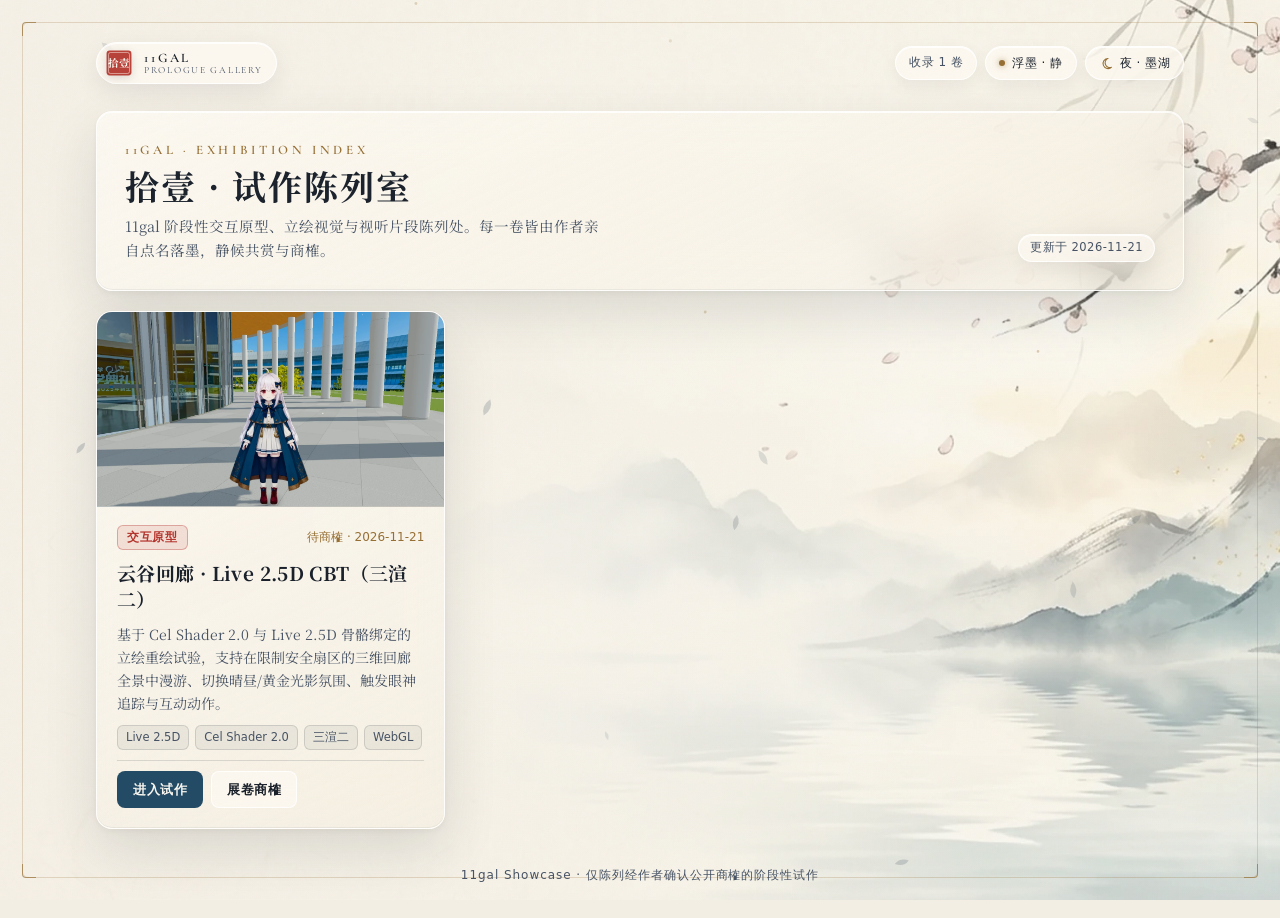
<file: index.html>
<!doctype html>
<html lang="zh-CN">
<head>
  <meta charset="utf-8">
  <meta name="viewport" content="width=device-width, initial-scale=1">
  <meta name="color-scheme" content="light dark">
  <script>
    try {
      const saved = localStorage.getItem('color-scheme');
      if (saved === 'light' || saved === 'dark') {
        document.querySelector('meta[name="color-scheme"]').content = saved;
      }
    } catch {}
  </script>
  <title>拾壹 · 试作陈列室 | 11gal Demo Gallery</title>
  <link rel="preconnect" href="https://fonts.googleapis.com">
  <link rel="preconnect" href="https://fonts.gstatic.com" crossorigin>
  <link href="https://fonts.googleapis.com/css2?family=Cormorant+Garamond:ital,wght@0,400;0,500;0,600;1,400&family=Noto+Serif+SC:wght@400;500;600;700&display=swap" rel="stylesheet">
  <link rel="stylesheet" href="./assets/style.css?v=20261120-ink">
</head>
<body>
  <!-- Atmospheric Chinese Ink-Wash Backdrop & Ambient Canvas -->
  <div class="stage-backdrop" aria-hidden="true">
    <div class="stage-backdrop-art"></div>
    <div class="stage-backdrop-veil"></div>
    <div class="stage-paper-grain"></div>
  </div>
  <canvas id="ambient-canvas" class="ambient-canvas" aria-hidden="true"></canvas>

  <!-- Galgame Viewport Hairline Frame & Corner Brackets -->
  <div class="vn-frame" aria-hidden="true">
    <span class="vn-corner vn-corner-tl"></span>
    <span class="vn-corner vn-corner-tr"></span>
    <span class="vn-corner vn-corner-bl"></span>
    <span class="vn-corner vn-corner-br"></span>
  </div>

  <div class="page-shell">
    <!-- Floating Frosted Top Chrome -->
    <header class="top-bar">
      <a class="brand-lockup" href="./" aria-label="拾壹 · 试作陈列室首页">
        <svg class="mini-seal" viewBox="0 0 36 36" aria-hidden="true">
          <rect x="2" y="2" width="32" height="32" rx="4" fill="currentColor" opacity="0.92"/>
          <rect x="4.5" y="4.5" width="27" height="27" rx="2.5" fill="none" stroke="rgba(255,248,240,0.68)" stroke-width="0.9"/>
          <text x="18" y="23.5" text-anchor="middle" fill="#FAF6EE" font-size="13.5" font-weight="700" font-family="'Noto Serif SC', 'Songti SC', serif" letter-spacing="0.5">拾壹</text>
        </svg>
        <div class="brand-text">
          <span class="brand-en">11GAL</span>
          <span class="brand-sub">PROLOGUE GALLERY</span>
        </div>
      </a>

      <div class="top-controls">
        <span class="glass-chip" id="count-chip">收录 0 卷</span>
        <button id="motion-toggle" type="button" class="glass-pill" aria-label="暂停背景浮墨动画">
          <span class="pill-dot" aria-hidden="true"></span>
          <span id="motion-toggle-label">浮墨 · 静</span>
        </button>
        <button id="theme-toggle" type="button" class="glass-pill theme-toggle">
          <span class="theme-option theme-option-to-dark">
            <svg class="pill-icon" viewBox="0 0 20 20" fill="none" aria-hidden="true">
              <path d="M12.2 3.2a6.8 6.8 0 1 0 4.6 11.8 5.8 5.8 0 0 1-4.6-11.8Z" stroke="currentColor" stroke-width="1.35" stroke-linejoin="round"/>
            </svg>
            <span>夜 · 墨湖</span>
            <span class="visually-hidden">切换到深色墨夜主题</span>
          </span>
          <span class="theme-option theme-option-to-light">
            <svg class="pill-icon" viewBox="0 0 20 20" fill="none" aria-hidden="true">
              <circle cx="10" cy="10" r="3.3" stroke="currentColor" stroke-width="1.35"/>
              <path d="M10 2.6v1.9M10 15.5v1.9M2.6 10h1.9M15.5 10h1.9M4.8 4.8l1.3 1.3M13.9 13.9l1.3 1.3M15.2 4.8l-1.3 1.3M6.1 13.9l-1.3 1.3" stroke="currentColor" stroke-width="1.3" stroke-linecap="round"/>
            </svg>
            <span>昼 · 晴岚</span>
            <span class="visually-hidden">切换到浅色晴岚主题</span>
          </span>
        </button>
      </div>
    </header>

    <main id="main-content" class="stage-main">
      <div id="load-error" class="notice-banner glass-surface" role="alert" hidden></div>

      <!-- Empty Prologue State: Galgame Title + Vertical Ink Calligraphy + Bottom Frosted Dialogue Box -->
      <section id="empty-state" class="prologue-stage" aria-labelledby="site-title">
        <div class="title-composition">
          <div class="title-block">
            <p class="hero-eyebrow">ELEVEN GALGAME · WORK-IN-PROGRESS GALLERY</p>
            <h1 id="site-title" class="hero-title">拾壹 · 试作陈列室</h1>
            <div class="brush-divider" aria-hidden="true">
              <svg viewBox="0 0 260 18" fill="none">
                <path d="M2 9.5C44 6.2 92 7.8 119 9C90 10.8 42 11.2 2 9.5Z" fill="currentColor" opacity="0.58"/>
                <path d="M141 9C172 7.2 216 6.8 258 9.2C218 11.4 174 11.2 141 9Z" fill="currentColor" opacity="0.58"/>
                <path d="M130 4.2L134.8 9L130 13.8L125.2 9L130 4.2Z" fill="var(--gold)"/>
              </svg>
            </div>
            <p id="site-subtitle" class="hero-subtitle">11gal 阶段性交互原型、立绘视觉与视听片段陈列处。每一卷皆由作者亲自点名落墨，静候共赏与商榷。</p>
          </div>

          <aside class="vertical-epigraph" aria-label="序章题签">
            <p class="epigraph-poem">西湖烟雨<span class="epigraph-dot" aria-hidden="true"></span>墨落成卷</p>
            <svg class="carved-seal" viewBox="0 0 64 64" role="img" aria-label="拾壹之印">
              <defs>
                <filter id="seal-grain">
                  <feTurbulence type="fractalNoise" baseFrequency="0.18" numOctaves="2" result="noise"/>
                  <feDisplacementMap in="SourceGraphic" in2="noise" scale="1.4" xChannelSelector="R" yChannelSelector="G"/>
                </filter>
              </defs>
              <g filter="url(#seal-grain)">
                <rect x="4" y="4" width="56" height="56" rx="6" fill="currentColor"/>
                <rect x="8.5" y="8.5" width="47" height="47" rx="3" fill="none" stroke="rgba(255,248,238,0.55)" stroke-width="1.2"/>
                <line x1="32" y1="12" x2="32" y2="52" stroke="rgba(255,248,238,0.22)" stroke-width="0.7"/>
                <line x1="12" y1="32" x2="52" y2="32" stroke="rgba(255,248,238,0.22)" stroke-width="0.7"/>
                <text x="42.5" y="26.5" text-anchor="middle" fill="#FBF6EC" font-size="14.5" font-weight="700" font-family="'Noto Serif SC', 'Songti SC', serif">拾</text>
                <text x="42.5" y="46.5" text-anchor="middle" fill="#FBF6EC" font-size="14.5" font-weight="700" font-family="'Noto Serif SC', 'Songti SC', serif">壹</text>
                <text x="21.5" y="26.5" text-anchor="middle" fill="#FBF6EC" font-size="14.5" font-weight="700" font-family="'Noto Serif SC', 'Songti SC', serif">之</text>
                <text x="21.5" y="46.5" text-anchor="middle" fill="#FBF6EC" font-size="14.5" font-weight="700" font-family="'Noto Serif SC', 'Songti SC', serif">印</text>
              </g>
            </svg>
          </aside>
        </div>

        <article class="vn-dialogue-box glass-surface" aria-label="序章陈列说明">
          <div class="vn-dialogue-header">
            <div class="vn-nameplate">
              <span class="nameplate-accent" aria-hidden="true"></span>
              <span class="nameplate-zh">陈列室 · 序章</span>
              <span class="nameplate-en">PROLOGUE</span>
            </div>
            <span class="glass-meta-chip" id="updated-chip">更新于 2026-11-20</span>
          </div>

          <div class="vn-dialogue-body">
            <p class="vn-line">
              「画卷初展，案头尚留白。交互原型、立绘视觉与视听片段，皆待作者亲点后逐一落墨于此。」<span class="vn-cursor" aria-hidden="true">◆</span>
            </p>
          </div>

          <div class="vn-dock-bar">
            <span class="dock-categories">卷目 · 交互原型 / 美术视觉 / 音频试听 / 影像片段</span>
            <span class="dock-hint">每卷均附 <code>#demo=&lt;id&gt;</code> 直达锚点</span>
          </div>
        </article>
      </section>

      <!-- Populated CG Gallery State (Shown Automatically When demos.json Has Entries) -->
      <section id="gallery-stage" class="gallery-stage" aria-labelledby="gallery-title" hidden>
        <div class="gallery-header glass-surface">
          <div class="gallery-header-main">
            <p class="hero-eyebrow">11GAL · EXHIBITION INDEX</p>
            <h1 id="gallery-title" class="gallery-title">拾壹 · 试作陈列室</h1>
            <p id="gallery-subtitle" class="gallery-subtitle">11gal 阶段性交互原型、立绘视觉与视听片段陈列处。每一卷皆由作者亲自点名落墨，静候共赏与商榷。</p>
          </div>
          <div class="gallery-header-side">
            <span class="glass-meta-chip" id="gallery-updated-chip">更新于 2026-11-20</span>
          </div>
        </div>

        <nav id="category-nav" class="filter-bar" aria-label="Demo 分类" hidden></nav>

        <div id="demo-grid" class="demo-grid" aria-label="已上架 Demo 列表"></div>
      </section>
    </main>

    <footer class="site-footer">
      <p>11gal Showcase · 仅陈列经作者确认公开商榷的阶段性试作</p>
    </footer>
  </div>

  <!-- Frosted Ink-Framed Discussion Scroll Modal -->
  <dialog id="detail-dialog" class="detail-dialog glass-surface" closedby="any" aria-labelledby="dialog-title">
    <div class="dialog-inner">
      <div class="dialog-head">
        <div>
          <span id="dialog-category" class="seal-tag">分类</span>
          <h2 id="dialog-title">试作详情</h2>
        </div>
        <button id="dialog-close" type="button" class="icon-close" aria-label="关闭讨论详情">✕</button>
      </div>

      <div id="dialog-media" class="dialog-media" hidden></div>

      <p id="dialog-summary" class="dialog-summary"></p>

      <section id="dialog-notes-wrap" class="dialog-notes" hidden>
        <h3>本次商榷要点</h3>
        <ul id="dialog-notes"></ul>
      </section>

      <div id="dialog-tags" class="tag-row"></div>

      <div class="dialog-actions">
        <a id="dialog-open-link" class="btn-ink" href="#" target="_blank" rel="noopener noreferrer" hidden>进入试作页</a>
        <button id="dialog-copy-link" type="button" class="btn-glass">复制讨论直达链接</button>
        <span id="copy-feedback" class="copy-feedback" role="status" aria-live="polite"></span>
        <form method="dialog" class="dialog-dismiss-form">
          <button type="submit" class="btn-ghost">收卷关闭</button>
        </form>
      </div>
    </div>
  </dialog>

  <script type="module" src="./assets/app.js?v=20261120-ink"></script>
</body>
</html>
</file>
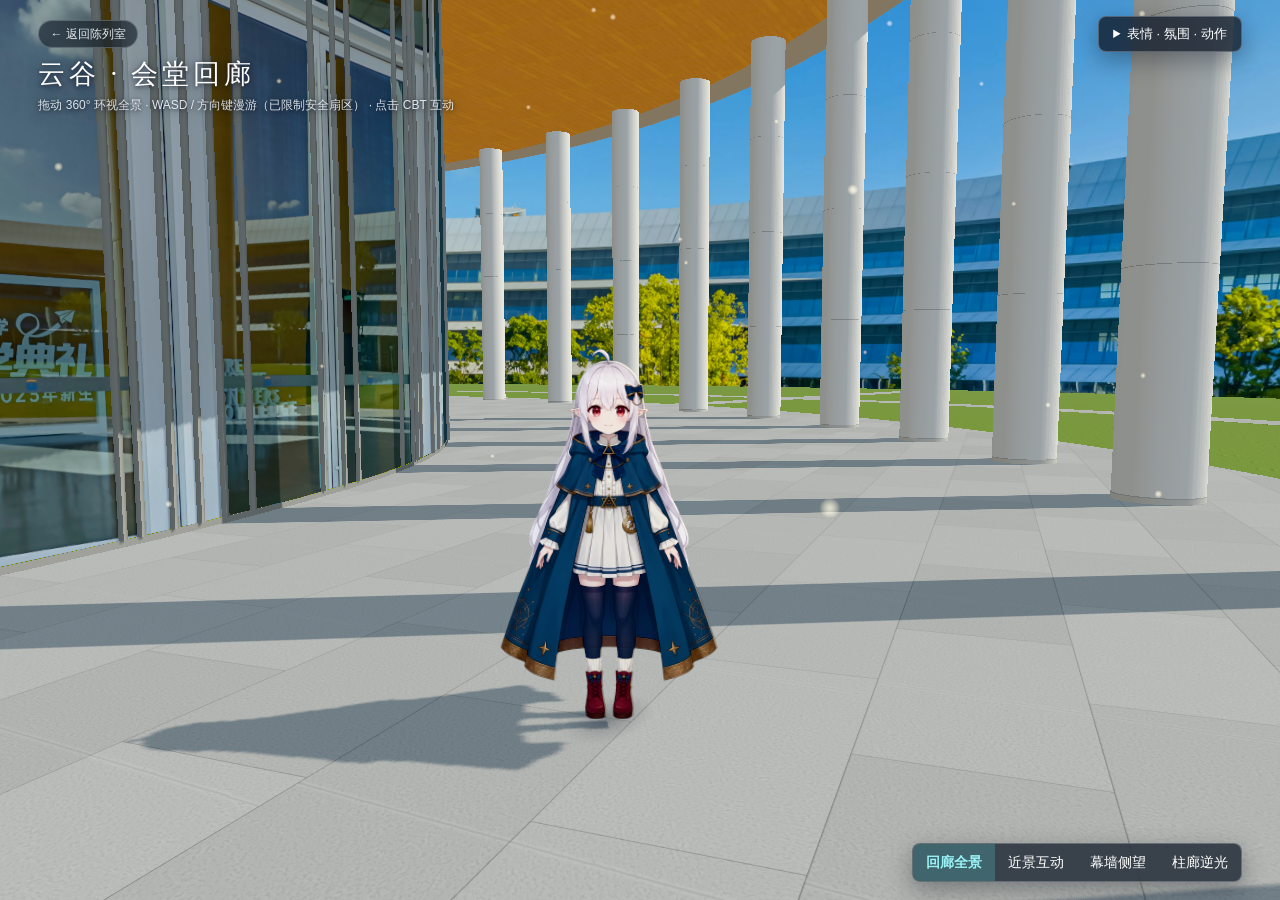
<file: demos/cbt-25d/index.html>
<!doctype html>
<html lang="zh-CN">
<head>
<meta charset="utf-8">
<meta name="viewport" content="width=device-width,initial-scale=1,viewport-fit=cover">
<meta name="color-scheme" content="dark">
<title>云谷 · 会堂回廊</title>
<style>
  * { box-sizing: border-box; }
  html, body {
    margin: 0; height: 100%; overflow: hidden;
    background: #233345; color: #fff;
    font: 14px/1.5 "PingFang SC", "Microsoft YaHei", sans-serif;
  }
  canvas { width: 100%; height: 100%; display: block; touch-action: none; cursor: grab; }
  canvas:active { cursor: grabbing; }

  header, nav, #pad, #status { position: fixed; z-index: 2; }
  header {
    top: max(20px, env(safe-area-inset-top));
    left: clamp(16px, 3vw, 48px);
    pointer-events: none;
    color: #fff;
    text-shadow: 0 1px 4px rgba(18, 24, 38, 0.72), 0 2px 14px rgba(14, 22, 36, 0.55);
  }
  h1 {
    margin: 0;
    font: 500 clamp(19px, 2.1vw, 30px)/1.35 "Songti SC", "SimSun", serif;
    letter-spacing: 0.14em;
  }
  header p { margin: 4px 0 0; font-size: 12px; color: rgba(242, 248, 255, 0.88); }
  .back-gallery {
    pointer-events: auto;
    display: inline-flex;
    align-items: center;
    gap: 5px;
    margin-bottom: 8px;
    padding: 4px 11px;
    border-radius: 999px;
    background: rgba(16, 26, 40, 0.62);
    backdrop-filter: blur(12px);
    -webkit-backdrop-filter: blur(12px);
    border: 1px solid rgba(255, 255, 255, 0.22);
    color: rgba(242, 248, 255, 0.92);
    font-size: 12px;
    text-decoration: none;
    text-shadow: none;
    transition: background 0.15s ease, border-color 0.15s ease;
  }
  .back-gallery:hover, .back-gallery:focus-visible {
    background: rgba(24, 38, 58, 0.82);
    border-color: rgba(92, 225, 230, 0.55);
  }

  nav {
    bottom: max(18px, env(safe-area-inset-bottom));
    right: clamp(16px, 3vw, 48px);
    display: flex;
    background: rgba(16, 26, 40, 0.74);
    backdrop-filter: blur(12px);
    -webkit-backdrop-filter: blur(12px);
    border: 1px solid rgba(255, 255, 255, 0.24);
    border-radius: 8px;
    overflow: hidden;
    box-shadow: 0 8px 24px rgba(6, 12, 24, 0.35);
  }
  button {
    color: inherit; font: inherit; background: transparent;
    border: none; cursor: pointer; padding: 8px 13px;
    transition: background 0.15s ease, color 0.15s ease;
  }
  button:hover, button:focus-visible { background: rgba(255, 255, 255, 0.16); }
  nav button[aria-current="true"] {
    background: rgba(92, 225, 230, 0.22);
    color: #9af4f7;
    font-weight: 600;
  }

  #status {
    inset: 0; margin: auto; width: max-content; max-width: 92vw; height: max-content;
    padding: 10px 18px;
    background: rgba(16, 26, 40, 0.88);
    backdrop-filter: blur(10px);
    border: 1px solid rgba(255, 255, 255, 0.20);
    border-radius: 8px;
  }

  #performance-panel {
    position: fixed; z-index: 3;
    top: max(16px, env(safe-area-inset-top));
    right: clamp(12px, 3vw, 48px);
    background: rgba(16, 26, 40, 0.78);
    backdrop-filter: blur(12px);
    -webkit-backdrop-filter: blur(12px);
    border: 1px solid rgba(255, 255, 255, 0.24);
    border-radius: 8px;
    color: #fff; font-size: 13px;
    box-shadow: 0 8px 24px rgba(6, 12, 24, 0.35);
  }
  #performance-panel summary { cursor: pointer; padding: 7px 14px; touch-action: manipulation; }
  #performance-controls {
    border: 0; border-top: 1px solid rgba(255, 255, 255, 0.18);
    margin: 0; padding: 10px 12px; display: grid; gap: 9px; min-width: 230px;
  }
  #performance-controls label {
    display: flex; align-items: center; justify-content: space-between; gap: 12px;
  }
  #performance-controls select {
    font: inherit; background: #f4f8ff; color: #1a2736;
    border: 0; border-radius: 4px; padding: 3px 6px;
  }
  #performance-controls input[type="checkbox"] {
    width: 16px; height: 16px; accent-color: #5ce1e6; cursor: pointer;
  }
  .motions { display: grid; grid-template-columns: repeat(3, 1fr); gap: 4px; }
  .motions button {
    padding: 5px 8px; border: 1px solid rgba(255, 255, 255, 0.22);
    border-radius: 4px; font-size: 12px; touch-action: manipulation;
  }
  .motions button[aria-pressed="true"] {
    background: #f0c97e; border-color: #f0c97e; color: #172536; font-weight: 600;
  }

  #poke-bubble {
    position: fixed; left: 50%; top: 15vh; transform: translate(-50%, 8px) scale(0.96);
    z-index: 4; max-width: min(320px, 84vw); padding: 9px 15px;
    border-radius: 12px;
    background: rgba(14, 21, 34, 0.84);
    backdrop-filter: blur(12px); -webkit-backdrop-filter: blur(12px);
    color: #f4f8ff; font-size: 13px;
    border: 1px solid rgba(92, 225, 230, 0.45); border-left: 3px solid #5ce1e6;
    box-shadow: 0 10px 28px rgba(4, 10, 22, 0.42);
    opacity: 0; pointer-events: none;
    transition: opacity 0.22s ease, transform 0.22s ease;
  }
  #poke-bubble.show { opacity: 1; transform: translate(-50%, 0) scale(1); }

  #pad {
    display: none; bottom: max(18px, env(safe-area-inset-bottom)); left: 14px;
    grid-template: repeat(2, 38px) / repeat(3, 38px); gap: 2px; touch-action: none;
  }
  #pad button { background: rgba(16, 26, 40, 0.72); border-radius: 5px; touch-action: none; padding: 0; font-size: 19px; }
  .up { grid-column: 2; }
  .left { grid-column: 1; }

  body.hide-ui header,
  body.hide-ui .back-gallery,
  body.hide-ui nav,
  body.hide-ui #performance-panel,
  body.hide-ui #pad,
  body.hide-ui #poke-bubble {
    opacity: 0; pointer-events: none;
  }

  @media (pointer: coarse), (max-width: 650px) {
    #pad { display: grid; }
    header { top: 14px; left: 14px; }
    nav { right: 12px; }
    nav button { font-size: 12px; padding: 8px 9px; }
  }
</style>
<script type="importmap">{"imports":{"three":"./vendor/three/build/three.module.js","three/addons/":"./vendor/three/examples/jsm/"}}</script>
</head>
<body>
<canvas tabindex="0" aria-label="云谷会堂三维回廊"></canvas>
<header>
  <a class="back-gallery" href="../../">← 返回陈列室</a>
  <h1>云谷 · 会堂回廊</h1>
  <p id="guide">拖动 360° 环视全景 · WASD / 方向键漫游（已限制安全扇区） · 点击 CBT 互动</p>
</header>

<details id="performance-panel">
  <summary>表情 · 氛围 · 动作</summary>
  <fieldset id="performance-controls" disabled>
    <label>表情
      <select id="expression">
        <option value="neutral">自然</option>
        <option value="smile">微笑</option>
        <option value="surprise">惊讶</option>
        <option value="jito">思索</option>
        <option value="winkR">眨单眼</option>
      </select>
    </label>
    <label>光影氛围
      <select id="mood">
        <option value="day" selected>晴朗午后</option>
        <option value="golden">17:15 黄金</option>
      </select>
    </label>
    <label>玩家眼高
      <select id="eye-height">
        <option value="1.50">1.50 米</option>
        <option value="1.56" selected>1.56 米</option>
        <option value="1.65">1.65 米</option>
      </select>
    </label>
    <label>视线跟随
      <input type="checkbox" id="eye-track" checked>
    </label>
    <div class="motions" role="group" aria-label="角色动作">
      <button data-motion="Idle" aria-pressed="true">待机</button>
      <button data-motion="Nod">点头</button>
      <button data-motion="ShakeHead">摇头</button>
      <button data-motion="Tilt">歪头</button>
      <button data-motion="Bow">鞠躬</button>
      <button data-motion="Poke">戳一戳</button>
    </div>
  </fieldset>
</details>

<div id="poke-bubble" role="status" aria-live="polite"></div>

<nav aria-label="视角">
  <button data-view="start" aria-current="true">回廊全景</button>
  <button data-view="near">近景互动</button>
  <button data-view="left">幕墙侧望</button>
  <button data-view="right">柱廊逆光</button>
</nav>

<div id="pad" aria-label="行走">
  <button class="up" data-key="KeyW" aria-label="前进">↑</button>
  <button class="left" data-key="KeyA" aria-label="左移">←</button>
  <button class="down" data-key="KeyS" aria-label="后退">↓</button>
  <button class="right" data-key="KeyD" aria-label="右移">→</button>
</div>

<p id="status" role="status">正在载入回廊场景与高清 Live 2.5D CBT（约 41 MB，首次加载请稍候）…</p>

<script src="./vendor/Anime2.5DRig/lib/ag-psd.min.js"></script>
<script src="./vendor/Anime2.5DRig/lib/runtime.js"></script>
<script src="./vendor/Anime2.5DRig/lib/genericparts.js"></script>
<script src="./vendor/Anime2.5DRig/lib/rigger.js"></script>
<script src="./vendor/Anime2.5DRig/lib/renderer.js"></script>
<script type="module" src="./walk.js?v=20261121"></script>
</body>
</html>
</file>
<file: assets/style.css>
:root {
  /* Palette raw tokens: Day (晴岚 · 宣纸淡墨) */
  --bg-light: #f3eee4;
  --ink-light: #1a212b;
  --ink-muted-light: #475364;
  --seal-light: #b3342c;
  --seal-bg-light: rgb(179 52 44 / 0.11);
  --accent-light: #244b66;
  --accent-hover-light: #19374d;
  --accent-text-light: #f8f5ef;
  --gold-light: #966f34;
  --gold-bg-light: rgb(150 111 52 / 0.13);
  --glass-top-light: rgb(255 253 248 / 0.64);
  --glass-bot-light: rgb(245 239 228 / 0.44);
  --glass-strong-top-light: rgb(254 251 245 / 0.88);
  --glass-strong-bot-light: rgb(246 240 230 / 0.78);
  --glass-pill-light: rgb(255 252 246 / 0.56);
  --glass-border-light: rgb(255 255 255 / 0.80);
  --glass-hairline-light: rgb(26 36 52 / 0.14);
  --veil-light: linear-gradient(98deg, rgb(244 239 230 / 0.76) 0%, rgb(244 239 230 / 0.42) 48%, rgb(244 239 230 / 0.12) 100%);
  --shadow-glass-light:
    inset 0 1px 0 rgb(255 255 255 / 0.86),
    inset 0 -1px 0 rgb(26 36 52 / 0.06),
    0 2px 6px rgb(24 32 46 / 0.05),
    0 22px 54px rgb(22 30 44 / 0.12);
  --scrollbar-track-light: #ebe4d7;
  --scrollbar-thumb-light: #8d939c;

  /* Palette raw tokens: Night (墨夜 · 星湖月影) */
  --bg-dark: #090f1b;
  --ink-dark: #eff2f7;
  --ink-muted-dark: #a6b4c8;
  --seal-dark: #df5b50;
  --seal-bg-dark: rgb(223 91 80 / 0.16);
  --accent-dark: #88d5db;
  --accent-hover-dark: #abe5ea;
  --accent-text-dark: #08121c;
  --gold-dark: #dfc084;
  --gold-bg-dark: rgb(223 192 132 / 0.15);
  --glass-top-dark: rgb(17 28 48 / 0.62);
  --glass-bot-dark: rgb(9 15 28 / 0.44);
  --glass-strong-top-dark: rgb(16 25 42 / 0.88);
  --glass-strong-bot-dark: rgb(10 17 30 / 0.80);
  --glass-pill-dark: rgb(16 26 44 / 0.56);
  --glass-border-dark: rgb(214 232 252 / 0.18);
  --glass-hairline-dark: rgb(210 226 248 / 0.15);
  --veil-dark: linear-gradient(98deg, rgb(9 15 27 / 0.72) 0%, rgb(9 15 27 / 0.40) 48%, rgb(9 15 27 / 0.14) 100%);
  --shadow-glass-dark:
    inset 0 1px 0 rgb(235 245 255 / 0.19),
    inset 0 -1px 0 rgb(0 0 0 / 0.36),
    0 4px 12px rgb(0 0 0 / 0.25),
    0 26px 64px rgb(2 5 12 / 0.56);
  --scrollbar-track-dark: #11192b;
  --scrollbar-thumb-dark: #546680;

  /* Gradient interpolation helper per visual-effects guide */
  --in-oklab: ;

  /* image-set() light/dark backdrop switch (never use type("")) */
  --light-type: ;
  --dark-type: type("image/do-not-use");

  /* Fallback tokens for browsers without light-dark() */
  --bg: var(--bg-light);
  --ink: var(--ink-light);
  --ink-muted: var(--ink-muted-light);
  --seal: var(--seal-light);
  --seal-bg: var(--seal-bg-light);
  --accent: var(--accent-light);
  --accent-hover: var(--accent-hover-light);
  --accent-text: var(--accent-text-light);
  --gold: var(--gold-light);
  --gold-bg: var(--gold-bg-light);
  --glass-top: var(--glass-top-light);
  --glass-bot: var(--glass-bot-light);
  --glass-strong-top: var(--glass-strong-top-light);
  --glass-strong-bot: var(--glass-strong-bot-light);
  --glass-pill: var(--glass-pill-light);
  --glass-border: var(--glass-border-light);
  --glass-hairline: var(--glass-hairline-light);
  --veil: var(--veil-light);
  --shadow-glass: var(--shadow-glass-light);
  --scrollbar-track: var(--scrollbar-track-light);
  --scrollbar-thumb: var(--scrollbar-thumb-light);

  /* MANDATORY: Keep base declaration as light dark */
  color-scheme: light dark;
  accent-color: var(--accent);
  scrollbar-color: var(--scrollbar-thumb) var(--scrollbar-track);
}

@supports (background: linear-gradient(in oklab, white, black)) {
  :root {
    --in-oklab: in oklab;
  }
}

@media (prefers-color-scheme: dark) {
  :root {
    --light-type: type("image/do-not-use");
    --dark-type: ;
    --bg: var(--bg-dark);
    --ink: var(--ink-dark);
    --ink-muted: var(--ink-muted-dark);
    --seal: var(--seal-dark);
    --seal-bg: var(--seal-bg-dark);
    --accent: var(--accent-dark);
    --accent-hover: var(--accent-hover-dark);
    --accent-text: var(--accent-text-dark);
    --gold: var(--gold-dark);
    --gold-bg: var(--gold-bg-dark);
    --glass-top: var(--glass-top-dark);
    --glass-bot: var(--glass-bot-dark);
    --glass-strong-top: var(--glass-strong-top-dark);
    --glass-strong-bot: var(--glass-strong-bot-dark);
    --glass-pill: var(--glass-pill-dark);
    --glass-border: var(--glass-border-dark);
    --glass-hairline: var(--glass-hairline-dark);
    --veil: var(--veil-dark);
    --shadow-glass: var(--shadow-glass-dark);
    --scrollbar-track: var(--scrollbar-track-dark);
    --scrollbar-thumb: var(--scrollbar-thumb-dark);
  }
}

@supports (color: light-dark(white, black)) {
  :root {
    --bg: light-dark(var(--bg-light), var(--bg-dark));
    --ink: light-dark(var(--ink-light), var(--ink-dark));
    --ink-muted: light-dark(var(--ink-muted-light), var(--ink-muted-dark));
    --seal: light-dark(var(--seal-light), var(--seal-dark));
    --seal-bg: light-dark(var(--seal-bg-light), var(--seal-bg-dark));
    --accent: light-dark(var(--accent-light), var(--accent-dark));
    --accent-hover: light-dark(var(--accent-hover-light), var(--accent-hover-dark));
    --accent-text: light-dark(var(--accent-text-light), var(--accent-text-dark));
    --gold: light-dark(var(--gold-light), var(--gold-dark));
    --gold-bg: light-dark(var(--gold-bg-light), var(--gold-bg-dark));
    --glass-top: light-dark(var(--glass-top-light), var(--glass-top-dark));
    --glass-bot: light-dark(var(--glass-bot-light), var(--glass-bot-dark));
    --glass-strong-top: light-dark(var(--glass-strong-top-light), var(--glass-strong-top-dark));
    --glass-strong-bot: light-dark(var(--glass-strong-bot-light), var(--glass-strong-bot-dark));
    --glass-pill: light-dark(var(--glass-pill-light), var(--glass-pill-dark));
    --glass-border: light-dark(var(--glass-border-light), var(--glass-border-dark));
    --glass-hairline: light-dark(var(--glass-hairline-light), var(--glass-hairline-dark));
    --scrollbar-track: light-dark(var(--scrollbar-track-light), var(--scrollbar-track-dark));
    --scrollbar-thumb: light-dark(var(--scrollbar-thumb-light), var(--scrollbar-thumb-dark));
  }
}

/* Reflect explicit <meta name="color-scheme"> override in CSS */
:root:has(> head > meta[name="color-scheme"][content="dark"]) {
  color-scheme: dark;
  --light-type: type("image/do-not-use");
  --dark-type: ;
  --bg: var(--bg-dark);
  --ink: var(--ink-dark);
  --ink-muted: var(--ink-muted-dark);
  --seal: var(--seal-dark);
  --seal-bg: var(--seal-bg-dark);
  --accent: var(--accent-dark);
  --accent-hover: var(--accent-hover-dark);
  --accent-text: var(--accent-text-dark);
  --gold: var(--gold-dark);
  --gold-bg: var(--gold-bg-dark);
  --glass-top: var(--glass-top-dark);
  --glass-bot: var(--glass-bot-dark);
  --glass-strong-top: var(--glass-strong-top-dark);
  --glass-strong-bot: var(--glass-strong-bot-dark);
  --glass-pill: var(--glass-pill-dark);
  --glass-border: var(--glass-border-dark);
  --glass-hairline: var(--glass-hairline-dark);
  --veil: var(--veil-dark);
  --shadow-glass: var(--shadow-glass-dark);
}

:root:has(> head > meta[name="color-scheme"][content="light"]) {
  color-scheme: light;
  --light-type: ;
  --dark-type: type("image/do-not-use");
  --bg: var(--bg-light);
  --ink: var(--ink-light);
  --ink-muted: var(--ink-muted-light);
  --seal: var(--seal-light);
  --seal-bg: var(--seal-bg-light);
  --accent: var(--accent-light);
  --accent-hover: var(--accent-hover-light);
  --accent-text: var(--accent-text-light);
  --gold: var(--gold-light);
  --gold-bg: var(--gold-bg-light);
  --glass-top: var(--glass-top-light);
  --glass-bot: var(--glass-bot-light);
  --glass-strong-top: var(--glass-strong-top-light);
  --glass-strong-bot: var(--glass-strong-bot-light);
  --glass-pill: var(--glass-pill-light);
  --glass-border: var(--glass-border-light);
  --glass-hairline: var(--glass-hairline-light);
  --veil: var(--veil-light);
  --shadow-glass: var(--shadow-glass-light);
}

/* Toggle markup visibility: critical branching across light/dark + overrides */
.theme-option-to-light {
  display: none;
}
.theme-option-to-dark {
  display: inline-flex;
}

@media (prefers-color-scheme: dark) {
  :root:not(:has(> head > meta[name="color-scheme"][content="light"])) .theme-option-to-dark {
    display: none;
  }
  :root:not(:has(> head > meta[name="color-scheme"][content="light"])) .theme-option-to-light {
    display: inline-flex;
  }
}

:root:has(> head > meta[name="color-scheme"][content="dark"]) .theme-option-to-dark {
  display: none;
}
:root:has(> head > meta[name="color-scheme"][content="dark"]) .theme-option-to-light {
  display: inline-flex;
}

*, *::before, *::after {
  box-sizing: border-box;
}

[hidden] {
  display: none !important;
}

.visually-hidden {
  position: absolute;
  width: 1px;
  height: 1px;
  padding: 0;
  margin: -1px;
  overflow: hidden;
  clip-path: inset(50%);
  white-space: nowrap;
  border: 0;
}

html, body {
  margin: 0;
  padding: 0;
  min-height: 100%;
  background-color: var(--bg);
  color: var(--ink);
  font-family: "Noto Serif SC", "Songti SC", "STSong", "Noto Sans SC", "PingFang SC", Georgia, serif;
  line-height: 1.65;
  -webkit-font-smoothing: antialiased;
}

/* ===========================
   Fixed Ink-Wash Stage Layers
   =========================== */
.stage-backdrop {
  position: fixed;
  inset: 0;
  z-index: 0;
  pointer-events: none;
  isolation: isolate;
  overflow: hidden;
  background-color: var(--bg);
}

.stage-backdrop-art {
  position: absolute;
  inset: -1.5%;
  background-size: cover;
  background-position: center center;
  background-repeat: no-repeat;
  background-image: image-set(
    url("./bg-ink-day.webp") var(--light-type),
    url("./bg-ink-night.webp") var(--dark-type)
  );
}

@supports (background-image: light-dark(url("a"), url("b"))) {
  .stage-backdrop-art {
    background-image: light-dark(url("./bg-ink-day.webp"), url("./bg-ink-night.webp"));
  }
}

.stage-backdrop-veil {
  position: absolute;
  inset: 0;
  background: var(--veil);
}

.stage-paper-grain {
  position: absolute;
  inset: 0;
  opacity: 0.042;
  background-image: url("data:image/svg+xml,%3Csvg xmlns='http://www.w3.org/2000/svg' width='180' height='180'%3E%3Cfilter id='n'%3E%3CfeTurbulence type='fractalNoise' baseFrequency='0.8' numOctaves='3' stitchTiles='stitch'/%3E%3C/filter%3E%3Crect width='180' height='180' filter='url(%23n)' opacity='1'/%3E%3C/svg%3E");
}

.ambient-canvas {
  position: fixed;
  inset: 0;
  width: 100%;
  height: 100%;
  z-index: 1;
  pointer-events: none;
}

/* Galgame Viewport Frame */
.vn-frame {
  position: fixed;
  inset: clamp(10px, 1.8vw, 22px);
  z-index: 2;
  pointer-events: none;
  border: 1px solid color-mix(in oklab, var(--gold) 22%, transparent);
  border-radius: 6px;
}

.vn-corner {
  position: absolute;
  width: 14px;
  height: 14px;
  border-color: color-mix(in oklab, var(--gold) 68%, transparent);
  border-style: solid;
}

.vn-corner-tl {
  top: -1px;
  left: -1px;
  border-width: 1.5px 0 0 1.5px;
  border-top-left-radius: 4px;
}

.vn-corner-tr {
  top: -1px;
  right: -1px;
  border-width: 1.5px 1.5px 0 0;
  border-top-right-radius: 4px;
}

.vn-corner-bl {
  bottom: -1px;
  left: -1px;
  border-width: 0 0 1.5px 1.5px;
  border-bottom-left-radius: 4px;
}

.vn-corner-br {
  bottom: -1px;
  right: -1px;
  border-width: 0 1.5px 1.5px 0;
  border-bottom-right-radius: 4px;
}

/* ===========================
   Shared Optical Frosted Glass
   =========================== */
.glass-surface {
  position: relative;
  isolation: isolate;
  background: linear-gradient(155deg var(--in-oklab), var(--glass-top), var(--glass-bot));
  -webkit-backdrop-filter: blur(22px) saturate(142%);
  backdrop-filter: blur(22px) saturate(142%);
  border: 1px solid var(--glass-border);
  box-shadow: var(--shadow-glass);
}

.glass-surface::before {
  content: "";
  position: absolute;
  inset: 0;
  border-radius: inherit;
  pointer-events: none;
  opacity: 0.028;
  background-image: url("data:image/svg+xml,%3Csvg xmlns='http://www.w3.org/2000/svg' width='140' height='140'%3E%3Cfilter id='g'%3E%3CfeTurbulence type='fractalNoise' baseFrequency='0.88' numOctaves='2' stitchTiles='stitch'/%3E%3C/filter%3E%3Crect width='140' height='140' filter='url(%23g)'/%3E%3C/svg%3E");
}

/* ===========================
   Page Shell & Floating Top Bar
   =========================== */
.page-shell {
  position: relative;
  z-index: 3;
  width: min(1180px, 100%);
  margin: 0 auto;
  min-height: 100dvh;
  padding: clamp(22px, 3.6vw, 42px) clamp(20px, 4vw, 46px) clamp(20px, 3vw, 32px);
  display: flex;
  flex-direction: column;
  gap: clamp(18px, 3vh, 28px);
}

.top-bar {
  display: flex;
  flex-wrap: wrap;
  align-items: center;
  justify-content: space-between;
  gap: 12px 18px;
}

.brand-lockup {
  display: inline-flex;
  align-items: center;
  gap: 11px;
  text-decoration: none;
  color: var(--ink);
  padding: 6px 14px 6px 8px;
  border-radius: 999px;
  background: var(--glass-pill);
  -webkit-backdrop-filter: blur(16px) saturate(135%);
  backdrop-filter: blur(16px) saturate(135%);
  border: 1px solid var(--glass-border);
  box-shadow: inset 0 1px 0 var(--glass-border), 0 8px 24px rgb(10 18 32 / 0.08);
  transition: border-color 0.2s ease, background-color 0.2s ease;
}

.brand-lockup:hover {
  border-color: color-mix(in oklab, var(--gold) 52%, var(--glass-border));
}

.mini-seal {
  width: 28px;
  height: 28px;
  color: var(--seal);
  flex-shrink: 0;
  filter: drop-shadow(0 2px 4px rgb(0 0 0 / 0.14));
}

.brand-text {
  display: flex;
  flex-direction: column;
  line-height: 1.1;
}

.brand-en {
  font-family: "Cormorant Garamond", "Noto Serif SC", Georgia, serif;
  font-size: 13px;
  font-weight: 600;
  letter-spacing: 0.22em;
  color: var(--ink);
}

.brand-sub {
  font-family: "Cormorant Garamond", Georgia, serif;
  font-size: 9.5px;
  letter-spacing: 0.18em;
  color: var(--ink-muted);
}

.top-controls {
  display: flex;
  flex-wrap: wrap;
  align-items: center;
  gap: 8px;
}

.glass-chip,
.glass-pill,
.glass-meta-chip {
  display: inline-flex;
  align-items: center;
  gap: 7px;
  min-height: 34px;
  padding: 5px 13px;
  border-radius: 999px;
  background: var(--glass-pill);
  -webkit-backdrop-filter: blur(16px) saturate(138%);
  backdrop-filter: blur(16px) saturate(138%);
  border: 1px solid var(--glass-border);
  box-shadow: inset 0 1px 0 var(--glass-border), 0 6px 18px rgb(10 18 32 / 0.06);
  color: var(--ink-muted);
  font-family: "PingFang SC", "Noto Sans SC", "Microsoft YaHei", system-ui, sans-serif;
  font-size: 12px;
  letter-spacing: 0.04em;
}

.glass-pill {
  cursor: pointer;
  color: var(--ink);
  font-weight: 500;
  transition: color 0.18s ease, border-color 0.18s ease, background-color 0.18s ease;
}

.glass-pill:hover {
  border-color: color-mix(in oklab, var(--gold) 58%, var(--glass-border));
}

.glass-pill:focus-visible,
.btn-ink:focus-visible,
.btn-glass:focus-visible,
.btn-ghost:focus-visible,
.filter-btn:focus-visible,
.icon-close:focus-visible,
.brand-lockup:focus-visible {
  outline: 2px solid var(--accent);
  outline-offset: 2px;
}

.pill-dot {
  width: 6px;
  height: 6px;
  border-radius: 50%;
  background: var(--gold);
  box-shadow: 0 0 6px color-mix(in oklab, var(--gold) 70%, transparent);
}

.glass-pill[data-paused="true"] .pill-dot {
  background: var(--ink-muted);
  box-shadow: none;
  opacity: 0.65;
}

.theme-option {
  align-items: center;
  gap: 6px;
}

.pill-icon {
  width: 15px;
  height: 15px;
  color: var(--gold);
  flex-shrink: 0;
}

/* ===========================
   Prologue Hero & VN Dialogue Box
   =========================== */
.stage-main {
  flex: 1;
  display: flex;
  flex-direction: column;
}

.notice-banner {
  border-radius: 14px;
  padding: 14px 18px;
  margin-bottom: 18px;
  color: var(--seal);
  font-size: 14px;
}

.prologue-stage {
  flex: 1;
  display: flex;
  flex-direction: column;
  justify-content: space-between;
  gap: clamp(24px, 4.5vh, 44px);
  padding-top: clamp(12px, 3.8vh, 40px);
}

.title-composition {
  display: flex;
  align-items: flex-start;
  justify-content: space-between;
  gap: clamp(20px, 4vw, 48px);
}

.title-block {
  max-width: 620px;
  display: flex;
  flex-direction: column;
  align-items: flex-start;
  gap: 14px;
}

.hero-eyebrow {
  margin: 0;
  font-family: "Cormorant Garamond", Georgia, serif;
  font-size: clamp(11.5px, 1.3vw, 13px);
  font-weight: 600;
  letter-spacing: 0.28em;
  color: var(--gold);
  text-transform: uppercase;
}

.hero-title {
  margin: 0;
  font-size: clamp(32px, 5.2vw, 56px);
  font-weight: 700;
  line-height: 1.16;
  letter-spacing: 0.08em;
  color: var(--ink);
  text-shadow: 0 2px 24px color-mix(in oklab, var(--bg) 72%, transparent);
}

.brush-divider {
  width: min(260px, 72%);
  color: var(--ink);
  margin: 2px 0;
}

.brush-divider svg {
  display: block;
  width: 100%;
  height: auto;
  filter: drop-shadow(0 1px 4px color-mix(in oklab, var(--bg) 60%, transparent));
}

.hero-subtitle {
  margin: 0;
  max-width: 38ch;
  font-size: clamp(15px, 1.65vw, 17.5px);
  line-height: 1.85;
  color: var(--ink-muted);
}

/* Right-Side Vertical Ink Calligraphy & Carved Seal */
.vertical-epigraph {
  display: flex;
  flex-direction: column;
  align-items: center;
  gap: 18px;
  padding: 16px 14px 18px;
  border-radius: 14px;
  background: linear-gradient(170deg var(--in-oklab), var(--glass-top), color-mix(in oklab, var(--glass-bot) 58%, transparent));
  -webkit-backdrop-filter: blur(14px) saturate(130%);
  backdrop-filter: blur(14px) saturate(130%);
  border: 1px solid var(--glass-border);
  box-shadow: inset 0 1px 0 var(--glass-border), 0 14px 32px rgb(10 18 32 / 0.10);
  flex-shrink: 0;
}

.epigraph-poem {
  margin: 0;
  writing-mode: vertical-rl;
  text-orientation: upright;
  display: inline-flex;
  align-items: center;
  gap: 12px;
  font-size: clamp(14px, 1.5vw, 16px);
  letter-spacing: 0.34em;
  line-height: 1.8;
  color: var(--ink);
}

.epigraph-dot {
  width: 5px;
  height: 5px;
  background: var(--gold);
  transform: rotate(45deg);
  flex-shrink: 0;
  opacity: 0.85;
}

.carved-seal {
  width: 48px;
  height: 48px;
  color: var(--seal);
  filter: drop-shadow(0 3px 8px color-mix(in oklab, var(--seal) 28%, transparent));
}

/* Bottom-Anchored Frosted Galgame Dialogue Box */
.vn-dialogue-box {
  border-radius: 18px;
  padding: clamp(20px, 3vw, 30px) clamp(20px, 3.4vw, 34px) clamp(16px, 2.4vw, 22px);
  display: flex;
  flex-direction: column;
  gap: 16px;
}

/* Subtle inner hairline frame inside the Galgame dialogue box */
.vn-dialogue-box::after {
  content: "";
  position: absolute;
  inset: 7px;
  border-radius: 12px;
  border: 1px solid color-mix(in oklab, var(--gold) 24%, transparent);
  pointer-events: none;
}

.vn-dialogue-header {
  position: relative;
  z-index: 1;
  display: flex;
  flex-wrap: wrap;
  align-items: center;
  justify-content: space-between;
  gap: 10px;
}

.vn-nameplate {
  display: inline-flex;
  align-items: center;
  gap: 10px;
  padding: 6px 15px 6px 10px;
  border-radius: 9px;
  background: linear-gradient(135deg var(--in-oklab), color-mix(in oklab, var(--accent) 14%, var(--glass-top)), var(--glass-bot));
  border: 1px solid color-mix(in oklab, var(--gold) 38%, var(--glass-border));
  box-shadow: inset 0 1px 0 var(--glass-border);
}

.nameplate-accent {
  width: 3px;
  height: 16px;
  border-radius: 2px;
  background: linear-gradient(to bottom, var(--seal), var(--gold));
}

.nameplate-zh {
  font-size: 14px;
  font-weight: 600;
  letter-spacing: 0.12em;
  color: var(--ink);
}

.nameplate-en {
  font-family: "Cormorant Garamond", Georgia, serif;
  font-size: 11px;
  font-weight: 600;
  letter-spacing: 0.18em;
  color: var(--gold);
}

.vn-dialogue-body {
  position: relative;
  z-index: 1;
}

.glass-meta-chip {
  min-height: 28px;
  padding: 3px 11px;
  font-size: 11.5px;
}

.vn-line {
  margin: 0;
  font-size: clamp(15px, 1.55vw, 17.5px);
  line-height: 1.9;
  letter-spacing: 0.03em;
  color: var(--ink);
}

.vn-cursor {
  display: inline-block;
  margin-left: 8px;
  font-size: 12px;
  color: var(--seal);
  vertical-align: middle;
}

@media (prefers-reduced-motion: no-preference) {
  .vn-cursor {
    animation: cursor-breathe 2.2s ease-in-out infinite;
  }

  .title-block,
  .vertical-epigraph,
  .vn-dialogue-box {
    animation: ink-emerge 0.72s cubic-bezier(0.22, 1, 0.36, 1) backwards;
  }

  .vertical-epigraph {
    animation-delay: 0.08s;
  }

  .vn-dialogue-box {
    animation-delay: 0.14s;
  }
}

@keyframes cursor-breathe {
  0%, 100% {
    opacity: 0.92;
    transform: translateY(0);
  }
  50% {
    opacity: 0.34;
    transform: translateY(2px);
  }
}

@keyframes ink-emerge {
  from {
    opacity: 0;
    transform: translateY(10px);
  }
  to {
    opacity: 1;
    transform: translateY(0);
  }
}

.vn-dock-bar {
  position: relative;
  z-index: 1;
  display: flex;
  flex-wrap: wrap;
  align-items: center;
  justify-content: space-between;
  gap: 8px 18px;
  padding-top: 12px;
  border-top: 1px dashed var(--glass-hairline);
  font-family: "PingFang SC", "Noto Sans SC", "Microsoft YaHei", system-ui, sans-serif;
  font-size: 12.5px;
  color: var(--ink-muted);
}

.dock-categories {
  letter-spacing: 0.06em;
}

.dock-hint code {
  font-family: ui-monospace, SFMono-Regular, Consolas, monospace;
  font-size: 12px;
  padding: 1px 6px;
  border-radius: 5px;
  background: color-mix(in oklab, var(--gold) 12%, transparent);
  border: 1px solid color-mix(in oklab, var(--gold) 26%, transparent);
  color: var(--ink);
}

/* ===========================
   Populated CG Gallery Stage
   =========================== */
.gallery-stage {
  display: flex;
  flex-direction: column;
  gap: 20px;
}

.gallery-header {
  border-radius: 16px;
  padding: clamp(18px, 3vw, 28px);
  display: flex;
  flex-wrap: wrap;
  align-items: flex-end;
  justify-content: space-between;
  gap: 16px;
}

.gallery-title {
  margin: 4px 0 6px;
  font-size: clamp(24px, 3.2vw, 34px);
  line-height: 1.25;
  letter-spacing: 0.06em;
}

.gallery-subtitle {
  margin: 0;
  max-width: 60ch;
  font-size: 14.5px;
  color: var(--ink-muted);
}

.filter-bar {
  display: flex;
  flex-wrap: wrap;
  gap: 8px;
}

.filter-btn {
  cursor: pointer;
  padding: 7px 16px;
  border-radius: 999px;
  background: var(--glass-pill);
  -webkit-backdrop-filter: blur(14px) saturate(130%);
  backdrop-filter: blur(14px) saturate(130%);
  border: 1px solid var(--glass-border);
  color: var(--ink-muted);
  font: inherit;
  font-family: "PingFang SC", "Noto Sans SC", "Microsoft YaHei", system-ui, sans-serif;
  font-size: 13px;
  font-weight: 500;
  transition: background-color 0.18s ease, border-color 0.18s ease, color 0.18s ease;
}

.filter-btn:hover {
  color: var(--ink);
  border-color: color-mix(in oklab, var(--gold) 55%, var(--glass-border));
}

.filter-btn[aria-pressed="true"] {
  background: var(--accent);
  border-color: var(--accent);
  color: var(--accent-text);
  font-weight: 600;
}

.demo-grid {
  display: grid;
  grid-template-columns: repeat(auto-fill, minmax(min(320px, 100%), 1fr));
  gap: 20px;
}

.demo-card {
  border-radius: 16px;
  overflow: hidden;
  display: flex;
  flex-direction: column;
  transition: border-color 0.2s ease;
}

@media (prefers-reduced-motion: no-preference) {
  .demo-card {
    transition: transform 0.24s cubic-bezier(0.22, 1, 0.36, 1), border-color 0.2s ease;
  }
  .demo-card:hover {
    transform: translateY(-3px);
  }
}

.demo-card:hover {
  border-color: color-mix(in oklab, var(--gold) 55%, var(--glass-border));
}

.card-cover {
  position: relative;
  aspect-ratio: 16 / 9;
  overflow: hidden;
  display: flex;
  align-items: center;
  justify-content: center;
  background: linear-gradient(
    135deg var(--in-oklab),
    color-mix(in oklab, var(--accent) 18%, transparent),
    color-mix(in oklab, var(--gold) 15%, transparent)
  );
  border-bottom: 1px solid var(--glass-hairline);
}

.card-cover img {
  width: 100%;
  height: 100%;
  object-fit: cover;
  display: block;
}

.card-cover-placeholder {
  font-size: 13px;
  letter-spacing: 0.22em;
  color: var(--ink-muted);
}

.card-body {
  position: relative;
  z-index: 1;
  padding: 18px 20px 20px;
  display: flex;
  flex-direction: column;
  gap: 10px;
  flex: 1;
}

.card-meta {
  display: flex;
  flex-wrap: wrap;
  align-items: center;
  justify-content: space-between;
  gap: 8px;
}

.seal-tag {
  display: inline-block;
  font-family: "PingFang SC", "Noto Sans SC", "Microsoft YaHei", system-ui, sans-serif;
  font-size: 11.5px;
  font-weight: 600;
  letter-spacing: 0.06em;
  color: var(--seal);
  background: var(--seal-bg);
  border: 1px solid color-mix(in oklab, var(--seal) 34%, transparent);
  border-radius: 6px;
  padding: 2px 9px;
}

.card-status {
  font-family: "PingFang SC", "Noto Sans SC", "Microsoft YaHei", system-ui, sans-serif;
  font-size: 12px;
  color: var(--gold);
}

.card-title {
  margin: 0;
  font-size: 19px;
  font-weight: 700;
  line-height: 1.38;
  letter-spacing: 0.02em;
}

.card-summary {
  margin: 0;
  font-size: 14px;
  color: var(--ink-muted);
  flex: 1;
}

.tag-row {
  display: flex;
  flex-wrap: wrap;
  gap: 6px;
}

.tag-chip {
  font-family: "PingFang SC", "Noto Sans SC", "Microsoft YaHei", system-ui, sans-serif;
  font-size: 11.5px;
  color: var(--ink-muted);
  background: color-mix(in oklab, var(--ink) 6%, transparent);
  border: 1px solid var(--glass-hairline);
  border-radius: 6px;
  padding: 2px 8px;
}

.card-actions {
  display: flex;
  flex-wrap: wrap;
  gap: 8px;
  padding-top: 10px;
  border-top: 1px solid var(--glass-hairline);
}

/* ===========================
   Action Buttons
   =========================== */
.btn-ink,
.btn-glass,
.btn-ghost {
  display: inline-flex;
  align-items: center;
  justify-content: center;
  gap: 6px;
  min-height: 36px;
  padding: 7px 15px;
  border-radius: 8px;
  font-family: "PingFang SC", "Noto Sans SC", "Microsoft YaHei", system-ui, sans-serif;
  font-size: 13px;
  font-weight: 600;
  letter-spacing: 0.04em;
  text-decoration: none;
  cursor: pointer;
  border: 1px solid transparent;
  transition: background-color 0.18s ease, border-color 0.18s ease, color 0.18s ease;
}

.btn-ink {
  background: var(--accent);
  color: var(--accent-text);
}

.btn-ink:hover {
  background: var(--accent-hover);
}

.btn-glass {
  background: var(--glass-pill);
  border-color: var(--glass-border);
  color: var(--ink);
}

.btn-glass:hover {
  border-color: color-mix(in oklab, var(--gold) 55%, var(--glass-border));
}

.btn-ghost {
  background: transparent;
  border-color: var(--glass-hairline);
  color: var(--ink-muted);
}

.btn-ghost:hover {
  color: var(--ink);
  border-color: color-mix(in oklab, var(--ink-muted) 60%, transparent);
}

/* ===========================
   Top-Layer Frosted Dialog
   =========================== */
.detail-dialog {
  width: min(760px, calc(100vw - 24px));
  max-height: min(88dvh, 860px);
  padding: 0;
  margin: auto;
  border-radius: 18px;
  background: linear-gradient(155deg var(--in-oklab), var(--glass-strong-top), var(--glass-strong-bot));
  -webkit-backdrop-filter: blur(26px) saturate(145%);
  backdrop-filter: blur(26px) saturate(145%);
  border: 1px solid var(--glass-border);
  color: var(--ink);
  box-shadow: var(--shadow-glass);

  /* Closed/exit state & top-layer transition */
  opacity: 0;
  transition-property: opacity, transform, display, overlay;
  transition-duration: 0.26s;
  transition-timing-function: cubic-bezier(0.22, 1, 0.36, 1);
  transition-behavior: allow-discrete;
}

@media (prefers-reduced-motion: no-preference) {
  .detail-dialog {
    transform: scale(0.96) translateY(8px);
  }
}

@media (prefers-reduced-motion: reduce) {
  .detail-dialog,
  .detail-dialog::backdrop {
    transition-duration: 0.1s;
  }
}

.detail-dialog:modal {
  /* MANDATORY: Prevent scroll gestures inside modal from chaining to underlying page */
  overscroll-behavior: contain;
}

.detail-dialog::backdrop {
  /* MANDATORY: Make backdrop a non-scrollable scroll container to block page scroll */
  overflow: hidden;
  overscroll-behavior: contain;
  background-color: rgb(6 11 22 / 0);
  backdrop-filter: blur(6px);
  transition-property: background-color, display, overlay;
  transition-duration: 0.26s;
  transition-timing-function: ease-out;
  transition-behavior: allow-discrete;
}

.detail-dialog[open]:where(:not([data-closing])) {
  opacity: 1;

  @starting-style {
    opacity: 0;
  }

  @media (prefers-reduced-motion: no-preference) {
    transform: scale(1) translateY(0);

    @starting-style {
      transform: scale(0.96) translateY(8px);
    }
  }
}

.detail-dialog[open]:where(:not([data-closing]))::backdrop {
  background-color: rgb(6 11 22 / 0.54);

  @starting-style {
    background-color: rgb(6 11 22 / 0);
  }
}

.dialog-inner {
  position: relative;
  z-index: 1;
  padding: clamp(20px, 3vw, 30px);
  display: flex;
  flex-direction: column;
  gap: 16px;
}

.dialog-head {
  display: flex;
  align-items: flex-start;
  justify-content: space-between;
  gap: 12px;
}

.dialog-head h2 {
  margin: 8px 0 0;
  font-size: clamp(20px, 2.4vw, 26px);
  line-height: 1.3;
  letter-spacing: 0.03em;
}

.icon-close {
  cursor: pointer;
  width: 36px;
  height: 36px;
  border-radius: 9px;
  border: 1px solid var(--glass-hairline);
  background: var(--glass-pill);
  color: var(--ink);
  font-size: 15px;
  flex-shrink: 0;
  transition: border-color 0.18s ease, color 0.18s ease;
}

.icon-close:hover {
  border-color: var(--seal);
  color: var(--seal);
}

.dialog-media {
  border-radius: 12px;
  overflow: hidden;
  border: 1px solid var(--glass-hairline);
  background: color-mix(in oklab, var(--bg) 60%, transparent);
}

.dialog-media img,
.dialog-media video {
  display: block;
  width: 100%;
  max-height: 46vh;
  object-fit: contain;
  background: #0b111c;
}

.dialog-media audio {
  display: block;
  width: 100%;
  padding: 12px;
}

.dialog-summary {
  margin: 0;
  font-size: 15px;
  color: var(--ink);
}

.dialog-notes {
  background: color-mix(in oklab, var(--ink) 5%, transparent);
  border: 1px solid var(--glass-hairline);
  border-radius: 12px;
  padding: 14px 18px;
}

.dialog-notes h3 {
  margin: 0 0 8px;
  font-size: 14px;
  color: var(--gold);
  letter-spacing: 0.06em;
}

.dialog-notes ul {
  margin: 0;
  padding-left: 18px;
  display: grid;
  gap: 6px;
  font-size: 14px;
  color: var(--ink-muted);
}

.dialog-actions {
  display: flex;
  flex-wrap: wrap;
  align-items: center;
  gap: 10px;
  padding-top: 12px;
  border-top: 1px solid var(--glass-hairline);
}

.dialog-dismiss-form {
  margin-left: auto;
}

.copy-feedback {
  font-family: "PingFang SC", "Noto Sans SC", "Microsoft YaHei", system-ui, sans-serif;
  font-size: 12.5px;
  color: var(--gold);
}

/* ===========================
   Footer
   =========================== */
.site-footer {
  padding-top: 10px;
  text-align: center;
  font-family: "PingFang SC", "Noto Sans SC", "Microsoft YaHei", system-ui, sans-serif;
  font-size: 12px;
  letter-spacing: 0.08em;
  color: var(--ink-muted);
}

.site-footer p {
  margin: 0;
}

/* ===========================
   Responsive Adjustments
   =========================== */
@media (max-width: 760px) {
  .stage-backdrop-art {
    background-position: 70% 58%;
  }

  .stage-backdrop-veil {
    background: linear-gradient(
      180deg,
      color-mix(in oklab, var(--bg) 78%, transparent) 0%,
      color-mix(in oklab, var(--bg) 56%, transparent) 52%,
      color-mix(in oklab, var(--bg) 22%, transparent) 100%
    );
  }

  .title-composition {
    flex-direction: column;
    gap: 20px;
  }

  .vertical-epigraph {
    flex-direction: row-reverse;
    align-self: flex-start;
    padding: 9px 14px;
    gap: 12px;
  }

  .epigraph-poem {
    writing-mode: horizontal-tb;
    letter-spacing: 0.2em;
    font-size: 13.5px;
  }

  .carved-seal {
    width: 34px;
    height: 34px;
  }
}

@media (max-width: 560px) {
  .vn-frame {
    inset: 8px;
  }

  .page-shell {
    padding: 18px 16px 20px;
    gap: 16px;
  }

  .top-bar {
    gap: 10px;
  }

  .top-controls {
    width: 100%;
    justify-content: flex-start;
  }

  .dialog-dismiss-form {
    margin-left: 0;
    width: 100%;
  }

  .dialog-dismiss-form .btn-ghost {
    width: 100%;
  }
}

/* Legacy fallback for scrollbar-color in pre-2025 WebKit */
@supports not (scrollbar-color: auto) {
  :root::-webkit-scrollbar {
    width: 10px;
    height: 10px;
  }
  :root::-webkit-scrollbar-thumb {
    background: var(--scrollbar-thumb);
  }
  :root::-webkit-scrollbar-track {
    background: var(--scrollbar-track);
  }
}
</file>
